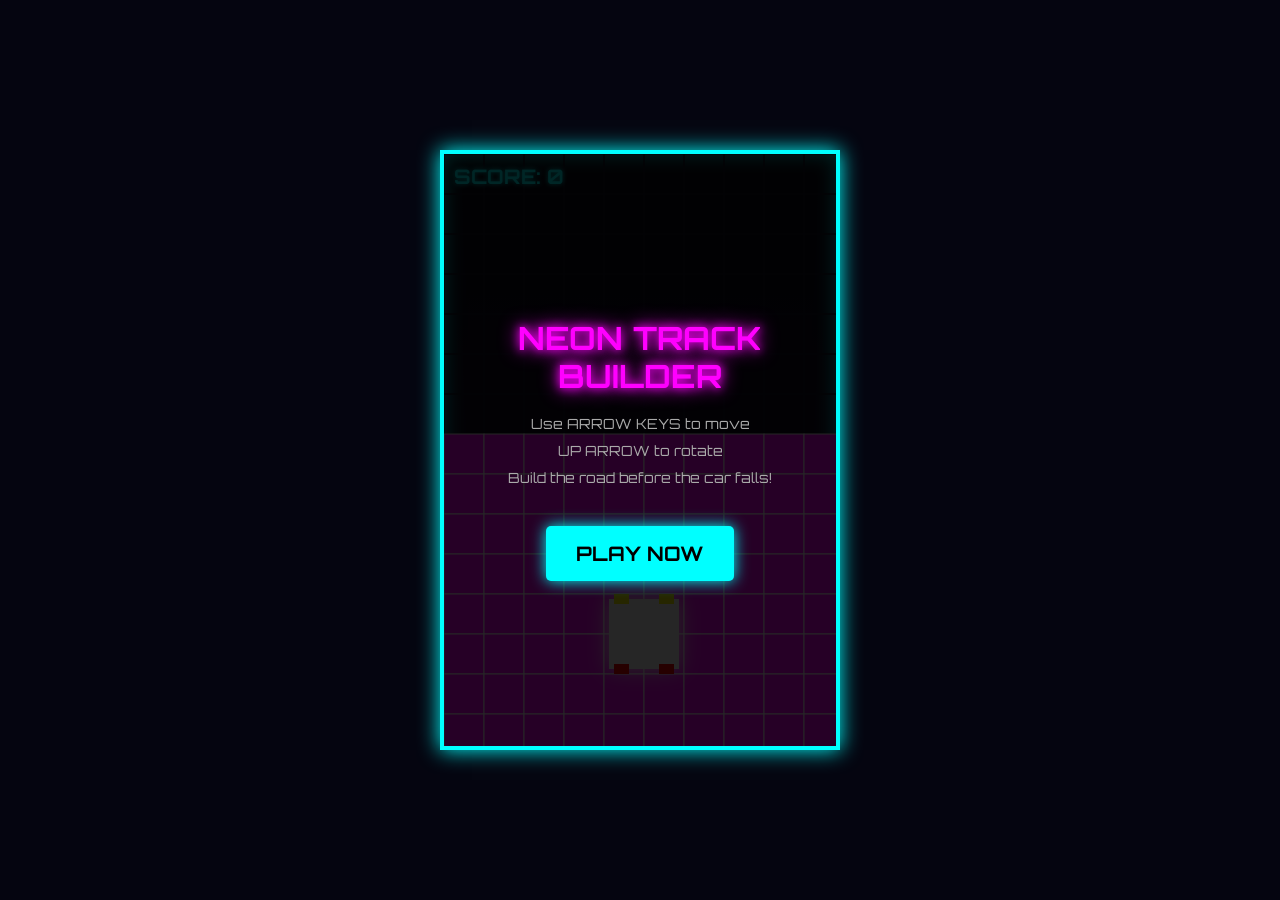
<file: BlockAndDrive/index.html>
<!DOCTYPE html>
<html lang="en">
<head>
    <meta charset="UTF-8">
    <meta name="viewport" content="width=device-width, initial-scale=1.0">
    <title>Neon Track Builder</title>
    <link rel="stylesheet" href="css/style.css">
    <link href="https://fonts.googleapis.com/css2?family=Orbitron:wght@400;700;900&display=swap" rel="stylesheet">
</head>
<body>
    <div id="game-container">
        <canvas id="gameCanvas" width="400" height="600"></canvas>
        <div id="ui-layer">
            <div id="score">SCORE: 0</div>
            <div id="start-screen" class="screen">
                <h1>NEON TRACK BUILDER</h1>
                <p>Use ARROW KEYS to move</p>
                <p>UP ARROW to rotate</p>
                <p>Build the road before the car falls!</p>
                <button id="start-btn">PLAY NOW</button>
            </div>
            <div id="game-over-screen" class="screen hidden">
                <h1>CRITICAL FAILURE</h1>
                <p>Final Score: <span id="final-score">0</span></p>
                <button id="restart-btn">REBOOT</button>
            </div>
        </div>
    </div>
    <script src="js/main.js"></script>
</body>
</html>
</file>
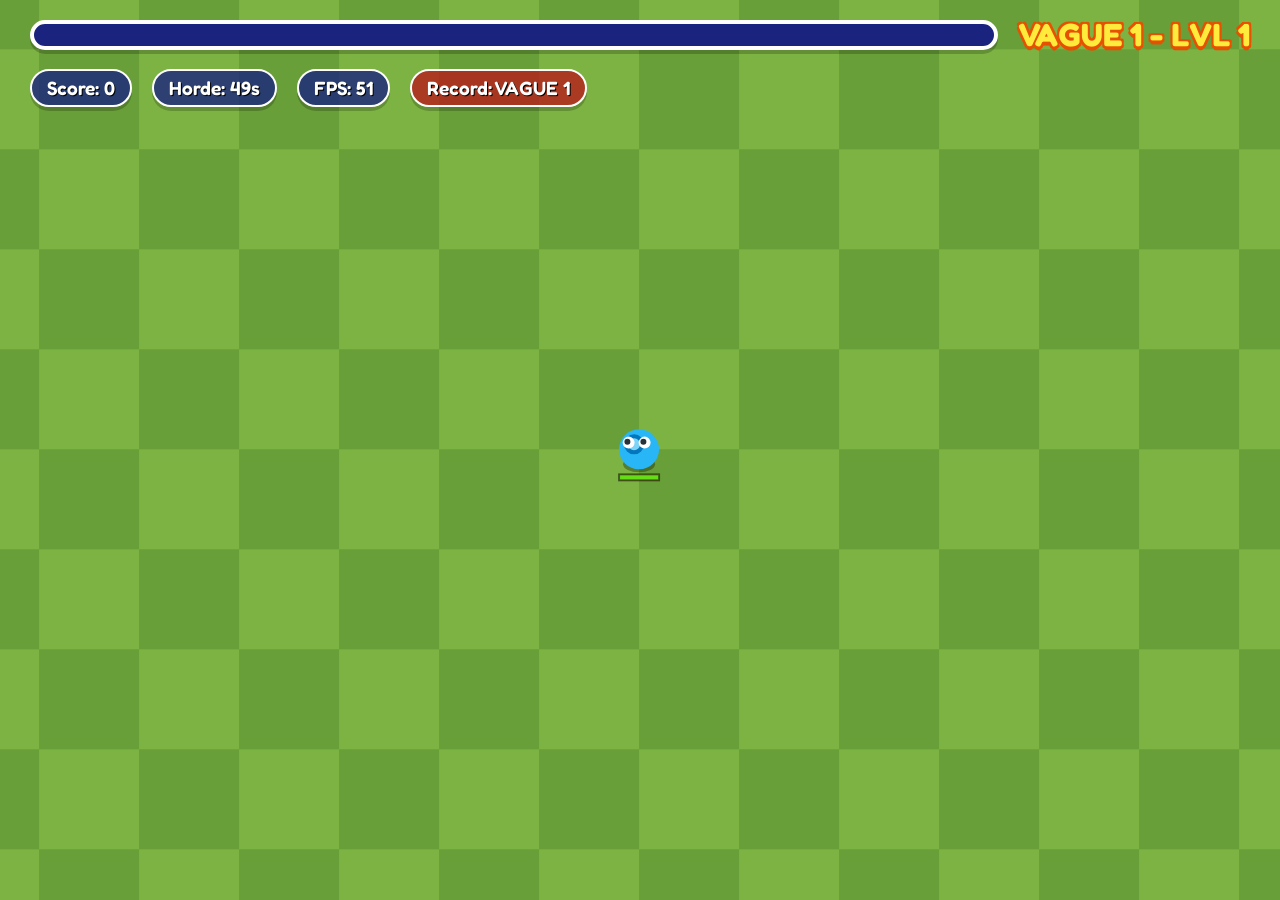
<file: CasualSwarm/index.html>
<!DOCTYPE html>
<html lang="fr">
<head>
    <meta charset="UTF-8">
    <meta name="viewport" content="width=device-width, initial-scale=1.0">
    <title>Casual Swarm</title>
    <link rel="stylesheet" href="css/style.css">
    <link rel="preconnect" href="https://fonts.googleapis.com">
    <link rel="preconnect" href="https://fonts.gstatic.com" crossorigin>
    <link href="https://fonts.googleapis.com/css2?family=Fredoka:wght@400;600;700&display=swap" rel="stylesheet">
</head>
<body>
    <canvas id="gameCanvas"></canvas>
    
    <div id="ui-layer">
        <div id="top-bar">
            <div id="xp-bar-container">
                <div id="xp-bar-fill"></div>
            </div>
            <div id="level-display">LVL 1</div>
        </div>

        <div id="stats">
            <span class="stat-bubble" id="score">Score: 0</span>
            <span class="stat-bubble" id="timer">00:00</span>
            <span class="stat-bubble" id="fps">FPS: 60</span>
            <span class="stat-bubble" id="high-score" style="background: rgba(183, 28, 28, 0.8);">Record: VAGUE 1</span>
        </div>

        <div id="tutorial-text" class="text-outline">
            ZQSD / Flèches pour se déplacer<br>
            Maintenir Clic Gauche pour tirer
        </div>

        <!-- Ecran de Level Up -->
        <div id="level-up-screen" class="hidden overlay">
            <div class="panel">
                <h1 class="title-text">NIVEAU SUPÉRIEUR !</h1>
                <h2 id="new-level-title" class="subtitle-text">Niveau 2</h2>
                <div id="upgrades-container">
                    <!-- Les cartes d'upgrade seront injectées ici -->
                </div>
            </div>
        </div>
        
        <!-- Ecran de Game Over -->
        <div id="game-over-screen" class="hidden overlay">
            <div class="panel">
                <h1 class="title-text error">FIN DE PARTIE</h1>
                <h2 class="subtitle-text">Vague atteinte : <span id="final-wave">1</span></h2>
                <h3 class="subtitle-text">Score : <span id="final-score">0</span></h3>
                
                <button id="btn-revive" class="btn-casual btn-orange">▶ Regarder Pub pour Ressusciter</button>
                <button id="btn-restart" class="btn-casual btn-cyan">REJOUER</button>
            </div>
        </div>

        <!-- Fausse Pub -->
        <div id="ad-screen" class="hidden overlay" style="background: black; z-index: 999;">
            <h1 style="color: white; font-size: 3rem;">Publicité Sponsorisée</h1>
            <h2 id="ad-timer" style="color: yellow; font-size: 5rem; margin-top: 20px;">3</h2>
            <p style="color: #aaa; margin-top: 50px;">Merci de soutenir les créateurs !</p>
        </div>
    </div>

    <script src="js/MathUtils.js"></script>
    <script src="js/Audio.js"></script>
    <script src="js/FloatingText.js"></script>
    <script src="js/Input.js"></script>
    <script src="js/Particles.js"></script>
    <script src="js/Renderer.js"></script>
    <script src="js/Player.js"></script>
    <script src="js/Enemy.js"></script>
    <script src="js/Weapons.js"></script>
    <script src="js/Drops.js"></script>
    <script src="js/Game.js"></script>
    <script src="js/main.js"></script>
</body>
</html>
</file>
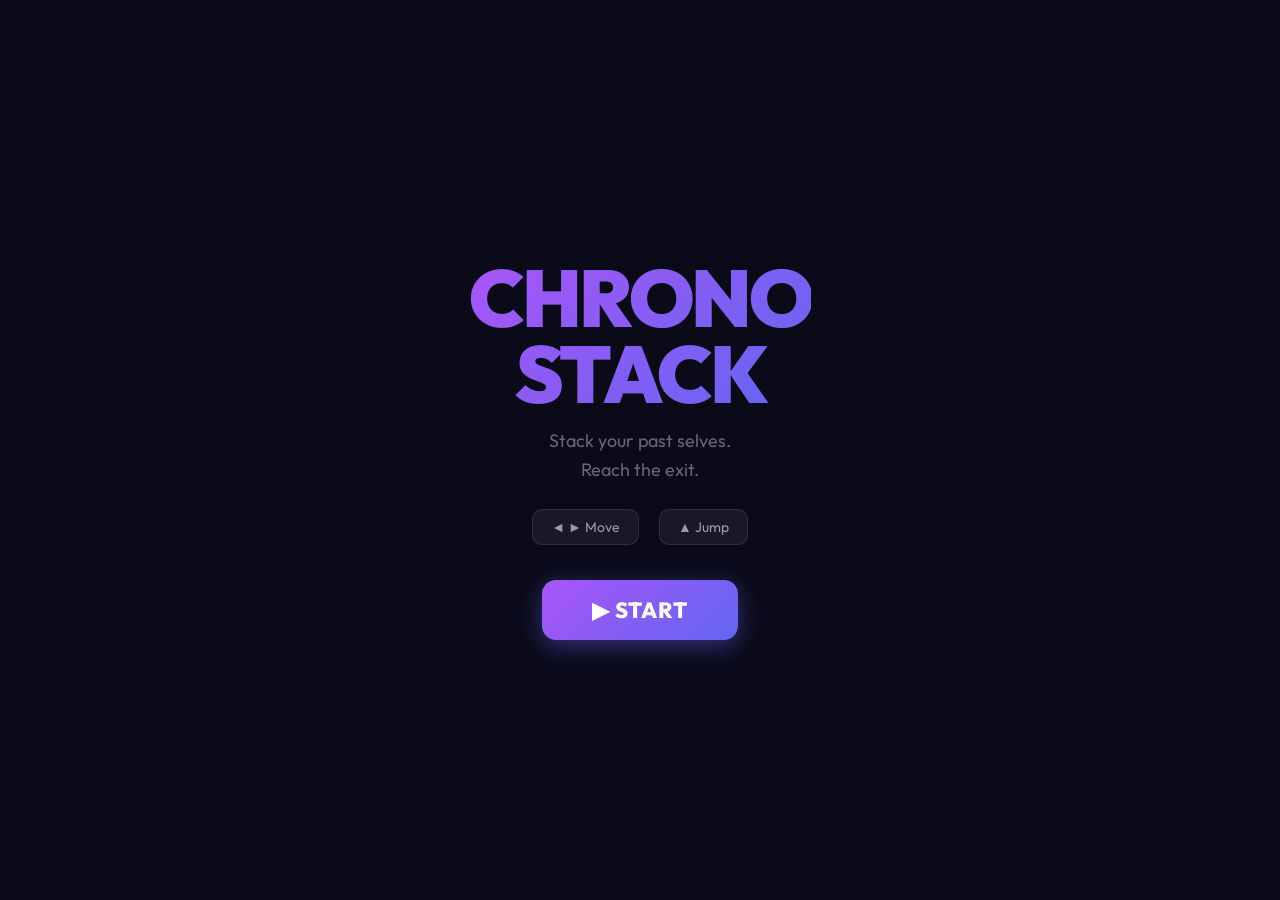
<file: ChronoStack/index.html>
<!DOCTYPE html>
<html lang="en">
<head>
    <meta charset="UTF-8">
    <meta name="viewport" content="width=device-width, initial-scale=1.0">
    <title>Chrono Stack - Time Loop Puzzle Platformer</title>
    <meta name="description" content="Stack your past selves to reach the exit! A unique time-loop puzzle platformer where your ghosts become your platforms.">
    <link href="https://fonts.googleapis.com/css2?family=Outfit:wght@400;600;800;900&display=swap" rel="stylesheet">
    <link rel="stylesheet" href="css/style.css">
</head>
<body>
    <canvas id="gameCanvas"></canvas>

    <!-- MENU -->
    <div id="menu-screen" class="overlay">
        <div class="menu-box">
            <h1 class="title">CHRONO<br>STACK</h1>
            <p class="subtitle">Stack your past selves.<br>Reach the exit.</p>
            <div class="controls-info">
                <span>◄ ► Move</span>
                <span>▲ Jump</span>
            </div>
            <button id="play-btn" class="btn-main">▶ START</button>
        </div>
    </div>

    <!-- HUD -->
    <div id="hud" class="hidden">
        <div id="hud-left">
            <div id="level-display">LEVEL 1</div>
            <div id="loop-display">LOOP 1</div>
        </div>
        <div id="hud-center">
            <div id="timer-bar-bg">
                <div id="timer-bar-fill"></div>
            </div>
            <div id="timer-text">5.0s</div>
        </div>
        <div id="hud-right">
            <button id="reset-btn" class="btn-small">↺ RESET</button>
        </div>
    </div>

    <!-- LEVEL COMPLETE -->
    <div id="complete-screen" class="overlay hidden">
        <div class="menu-box">
            <h2 class="complete-title">✓ LEVEL COMPLETE</h2>
            <p class="complete-info">Loops used: <span id="loops-used">1</span></p>
            <button id="next-btn" class="btn-main">NEXT LEVEL →</button>
        </div>
    </div>

    <!-- WIN SCREEN -->
    <div id="win-screen" class="overlay hidden">
        <div class="menu-box">
            <h2 class="win-title">🏆 YOU WIN!</h2>
            <p class="subtitle">You mastered time itself.</p>
            <button id="replay-btn" class="btn-main">PLAY AGAIN</button>
        </div>
    </div>

    <script src="js/game.js"></script>
</body>
</html>
</file>
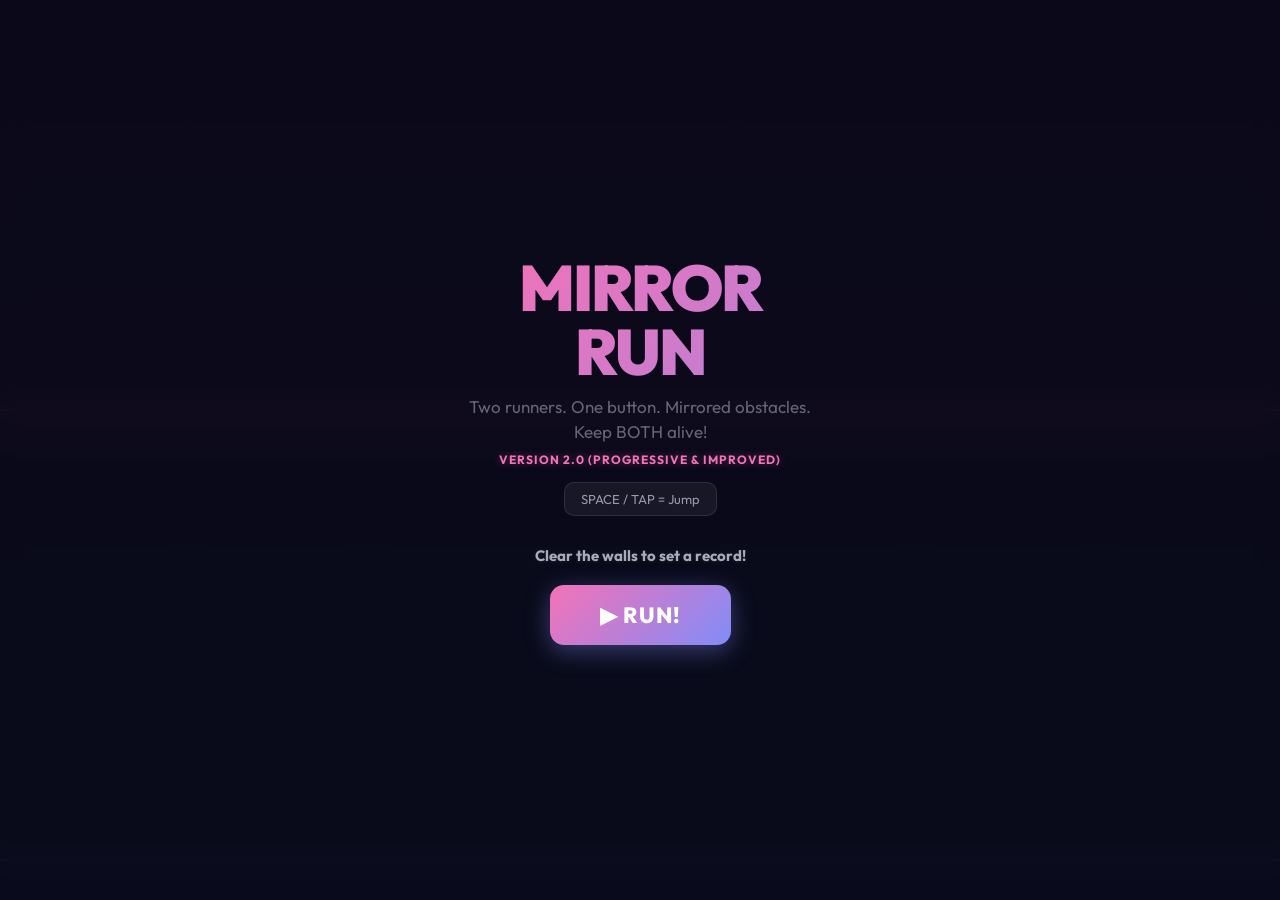
<file: MirrorRun/index.html>
<!DOCTYPE html>
<html lang="en">
<head>
    <meta charset="UTF-8">
    <meta name="viewport" content="width=device-width, initial-scale=1.0">
    <title>Mirror Run - Control Two Worlds at Once!</title>
    <meta name="description" content="Two runners, one button, mirrored worlds. Can you keep both alive at the same time?">
    <link href="https://fonts.googleapis.com/css2?family=Outfit:wght@400;600;800;900&display=swap" rel="stylesheet">
    <style>
        * { margin:0; padding:0; box-sizing:border-box; }
        body {
            font-family:'Outfit',sans-serif;
            background:#0a0a1a;
            overflow:hidden;
            width:100vw; height:100vh;
            user-select:none;
        }
        canvas { display:block; position:fixed; top:0; left:0; }
        .overlay {
            position:fixed; top:0; left:0; width:100%; height:100%;
            display:flex; justify-content:center; align-items:center;
            z-index:100; background:rgba(10,10,26,0.92);
            backdrop-filter:blur(10px);
        }
        .hidden { display:none!important; }
        .box { text-align:center; animation:popIn 0.5s cubic-bezier(0.175,0.885,0.32,1.275); }
        .title {
            font-size:64px; font-weight:900; line-height:1;
            background:linear-gradient(135deg,#f472b6,#818cf8);
            background-size:200% 200%;
            -webkit-background-clip:text; -webkit-text-fill-color:transparent;
            background-clip:text;
            animation:shimmer 3s ease infinite;
            margin-bottom:10px; letter-spacing:-2px;
        }
        .sub { font-size:17px; color:#667; margin-bottom:12px; line-height:1.5; }
        .controls {
            display:flex; gap:15px; justify-content:center; margin-bottom:30px;
        }
        .controls span {
            background:rgba(255,255,255,0.06); border:1px solid rgba(255,255,255,0.1);
            border-radius:10px; padding:8px 16px; font-size:13px; color:#99a;
        }
        .btn {
            font-family:'Outfit',sans-serif; font-size:22px; font-weight:800;
            color:#fff; background:linear-gradient(135deg,#f472b6,#818cf8);
            border:none; border-radius:14px; padding:16px 50px; cursor:pointer;
            box-shadow:0 6px 25px rgba(129,140,248,0.4);
            transition:all 0.2s; letter-spacing:1px;
        }
        .btn:hover { transform:translateY(-2px) scale(1.03); box-shadow:0 10px 35px rgba(129,140,248,0.6); }
        .btn:active { transform:scale(0.97); }
        #hud {
            position:fixed; top:0; left:0; right:0; z-index:50;
            display:flex; justify-content:space-between; align-items:center;
            padding:10px 20px; pointer-events:none;
        }
        #score-display { font-size:28px; font-weight:900; color:#fff; text-shadow:0 2px 10px rgba(0,0,0,0.5); }
        #best-display { font-size:16px; font-weight:600; color:#667; }
        #speed-display { font-size:16px; font-weight:700; color:#818cf8; }
        /* Divider line in the middle */
        #divider-label {
            position:fixed; left:50%; top:50%; transform:translate(-50%,-50%);
            z-index:40; pointer-events:none;
            font-size:12px; color:rgba(255,255,255,0.15); letter-spacing:5px;
            font-weight:800;
        }
        .result-title { font-size:44px; font-weight:900; color:#f472b6; margin-bottom:8px; }
        .result-sub { font-size:20px; color:#aab; margin-bottom:5px; }
        .result-best { font-size:16px; color:#667; margin-bottom:30px; }
        @keyframes popIn { from{opacity:0;transform:scale(0.8) translateY(20px)} to{opacity:1;transform:scale(1) translateY(0)} }
        @keyframes shimmer { 0%,100%{background-position:0% 50%} 50%{background-position:100% 50%} }
    </style>
</head>
<body>
    <canvas id="c"></canvas>

    <div id="divider-label" class="hidden">▲ LIGHT WORLD ━━━━━━━━━━━━ ▼ SHADOW WORLD</div>

    <div id="menu" class="overlay">
        <div class="box">
            <h1 class="title">MIRROR<br>RUN</h1>
            <p class="sub">Two runners. One button. Mirrored obstacles.<br>Keep BOTH alive!</p>
            <p style="color: #f472b6; font-size: 12px; margin-top: -5px; margin-bottom: 15px; font-weight: bold; letter-spacing: 1px; text-shadow: 0 0 8px rgba(244,114,182,0.4);">VERSION 2.0 (PROGRESSIVE & IMPROVED)</p>
            <div class="controls">
                <span>SPACE / TAP = Jump</span>
            </div>
            <p id="menu-best" style="color: #aab; font-size: 15px; margin-bottom: 20px; font-weight: bold; text-shadow: 0 0 5px rgba(255,255,255,0.1);"></p>
            <button class="btn" id="play-btn">▶ RUN!</button>
        </div>
    </div>

    <div id="hud" class="hidden">
        <div>
            <div id="score-display">0 m</div>
            <div id="best-display">Best: 0 m</div>
        </div>
        <div id="speed-display">×1.0</div>
    </div>

    <div id="result" class="overlay hidden">
        <div class="box">
            <h2 class="result-title" id="result-title">CRASH!</h2>
            <p class="result-sub" id="result-score">0 m</p>
            <p class="result-best" id="result-best">Best: 0 m</p>
            <button class="btn" id="retry-btn">↺ RETRY</button>
        </div>
    </div>

    <script>
    // =====================================================
    // MIRROR RUN - Dual Runner with Mirrored Obstacles
    // =====================================================
    const canvas = document.getElementById('c');
    const ctx = canvas.getContext('2d');

    function resize() { canvas.width = window.innerWidth; canvas.height = window.innerHeight; }
    window.addEventListener('resize', resize);
    resize();

    // ============ CONSTANTS ============
    const GRAVITY = 0.6;
    const JUMP_FORCE = -14;
    const RUNNER_SIZE = 28;
    const OBSTACLE_W = 30;
    const GAP_MIN = 120;
    const GAP_MAX = 200;

    // ============ STATE ============
    let state = 'MENU';
    let score = 0;
    let bestScore = 0;
    try {
        bestScore = parseInt(localStorage.getItem('mirror_run_best') || '0', 10);
    } catch (e) {
        console.warn('localStorage is not available:', e);
    }
    let speed = 4;
    let distance = 0;
    let particles = [];

    // ============ RUNNERS ============
    // Top runner (Light World) and Bottom runner (Shadow World)
    let topRunner = { x:0, y:0, vy:0, onGround:false, alive:true, color:'#f472b6', world:'light' };
    let botRunner = { x:0, y:0, vy:0, onGround:false, alive:true, color:'#818cf8', world:'shadow' };

    // ============ OBSTACLES ============
    // Each obstacle has: x, topH (height of obstacle in top world), botH (height in bottom world)
    // The trick: when top has tall obstacle, bottom has short one and vice versa
    let obstacles = [];

    // ============ FUNCTIONS ============
    function halfH() { return canvas.height / 2; }
    function topGroundY() { return halfH() - 40; }
    function botGroundY() { return canvas.height - 40; }

    function spawnObstacle() {
        const x = canvas.width + 50;
        
        let topH = 0;
        let botH = 0;
        let topCeil = 0;
        let botCeil = 0;
        
        if (score < 15) {
            // Phase 1: Only top floor obstacles
            topH = 35 + Math.random() * 25; // height 35-60
        } else if (score < 30) {
            // Phase 2: Only bottom floor obstacles
            botH = 35 + Math.random() * 25;
        } else if (score < 60) {
            // Phase 3: Alternating top/bottom floor obstacles
            if (Math.random() < 0.5) {
                topH = 35 + Math.random() * 35;
            } else {
                botH = 35 + Math.random() * 35;
            }
        } else if (score < 100) {
            // Phase 4: Introduce single ceilings or floor obstacles
            const r = Math.random();
            if (r < 0.4) {
                topH = 35 + Math.random() * 40;
            } else if (r < 0.8) {
                botH = 35 + Math.random() * 40;
            } else {
                topCeil = 30 + Math.random() * 35; // ceiling in top
            }
        } else {
            // Phase 5: Hard mode - Mixed, but always mathematically possible
            const r = Math.random();
            if (r < 0.3) {
                // Both floors (identical, easy to jump together)
                const h = 35 + Math.random() * 35;
                topH = h;
                botH = h;
            } else if (r < 0.55) {
                topH = 35 + Math.random() * 45;
            } else if (r < 0.8) {
                botH = 35 + Math.random() * 45;
            } else if (r < 0.9) {
                topCeil = 30 + Math.random() * 35;
            } else {
                botCeil = 30 + Math.random() * 35;
            }
        }

        obstacles.push({
            x,
            topH,
            botH,
            topCeil,
            botCeil,
            scored: false
        });
    }

    function resetRunners() {
        const rx = 80;
        topRunner = { x: rx, y: topGroundY() - RUNNER_SIZE, vy: 0, onGround: true, alive: true, color: '#f472b6', world: 'light' };
        botRunner = { x: rx, y: botGroundY() - RUNNER_SIZE, vy: 0, onGround: true, alive: true, color: '#818cf8', world: 'shadow' };
    }

    function jump() {
        if (state !== 'PLAYING') return;
        if (topRunner.onGround) {
            topRunner.vy = JUMP_FORCE;
            topRunner.onGround = false;
            spawnParticle(topRunner.x + RUNNER_SIZE/2, topRunner.y + RUNNER_SIZE, topRunner.color, 5);
        }
        if (botRunner.onGround) {
            botRunner.vy = JUMP_FORCE;
            botRunner.onGround = false;
            spawnParticle(botRunner.x + RUNNER_SIZE/2, botRunner.y + RUNNER_SIZE, botRunner.color, 5);
        }
    }

    function updateRunner(runner, groundY) {
        if (!runner.alive) return;
        runner.vy += GRAVITY;
        if (runner.vy > 15) runner.vy = 15;
        runner.y += runner.vy;

        // Ground
        if (runner.y + RUNNER_SIZE >= groundY) {
            runner.y = groundY - RUNNER_SIZE;
            runner.vy = 0;
            runner.onGround = true;
        }
    }

    function checkCollisions(runner, groundY, isTop) {
        if (!runner.alive) return;
        for (const obs of obstacles) {
            const ox = obs.x;
            // Check if runner overlaps with obstacle X
            if (runner.x + RUNNER_SIZE > ox && runner.x < ox + OBSTACLE_W) {
                const h = isTop ? obs.topH : obs.botH;
                const ceil = isTop ? obs.topCeil : obs.botCeil;

                // Ground obstacle (wall rising from floor)
                if (h > 0) {
                    const obsTop = groundY - h;
                    if (runner.y + RUNNER_SIZE > obsTop) {
                        runner.alive = false;
                        spawnParticle(runner.x + RUNNER_SIZE/2, runner.y + RUNNER_SIZE/2, runner.color, 20);
                    }
                }
                // Ceiling obstacle (hanging from top of world)
                if (ceil > 0) {
                    const worldTop = isTop ? 0 : halfH();
                    const obsBottom = worldTop + ceil;
                    if (runner.y < obsBottom) {
                        runner.alive = false;
                        spawnParticle(runner.x + RUNNER_SIZE/2, runner.y + RUNNER_SIZE/2, runner.color, 20);
                    }
                }
            }
        }
    }

    function spawnParticle(x, y, color, count) {
        for (let i = 0; i < count; i++) {
            const a = Math.random() * Math.PI * 2;
            const s = 1 + Math.random() * 4;
            particles.push({
                x, y, vx: Math.cos(a)*s, vy: Math.sin(a)*s - 1,
                life: 1, decay: 0.02 + Math.random() * 0.03,
                color, size: 2 + Math.random() * 5
            });
        }
    }

    // ============ DRAWING ============
    function drawWorld() {
        const h = halfH();

        // TOP WORLD - Light (warm tones)
        let grad = ctx.createLinearGradient(0, 0, 0, h);
        grad.addColorStop(0, '#1a0a20');
        grad.addColorStop(1, '#2a1030');
        ctx.fillStyle = grad;
        ctx.fillRect(0, 0, canvas.width, h);

        // Top ground
        ctx.fillStyle = '#3a1545';
        ctx.fillRect(0, topGroundY(), canvas.width, 40);
        ctx.strokeStyle = '#f472b6';
        ctx.lineWidth = 2;
        ctx.shadowColor = '#f472b6';
        ctx.shadowBlur = 8;
        ctx.beginPath(); ctx.moveTo(0, topGroundY()); ctx.lineTo(canvas.width, topGroundY()); ctx.stroke();
        ctx.shadowBlur = 0;

        // DIVIDER
        ctx.fillStyle = 'rgba(255,255,255,0.08)';
        ctx.fillRect(0, h - 1, canvas.width, 2);

        // BOTTOM WORLD - Shadow (cool tones)
        grad = ctx.createLinearGradient(0, h, 0, canvas.height);
        grad.addColorStop(0, '#0a0a25');
        grad.addColorStop(1, '#0a1530');
        ctx.fillStyle = grad;
        ctx.fillRect(0, h, canvas.width, h);

        // Bottom ground
        ctx.fillStyle = '#0a2040';
        ctx.fillRect(0, botGroundY(), canvas.width, 40);
        ctx.strokeStyle = '#818cf8';
        ctx.lineWidth = 2;
        ctx.shadowColor = '#818cf8';
        ctx.shadowBlur = 8;
        ctx.beginPath(); ctx.moveTo(0, botGroundY()); ctx.lineTo(canvas.width, botGroundY()); ctx.stroke();
        ctx.shadowBlur = 0;

        // Stars in both worlds (parallax)
        ctx.fillStyle = '#fff';
        for (let i = 0; i < 40; i++) {
            const sx = ((i * 137 + 50) % canvas.width + distance * 0.02) % canvas.width;
            const sy = (i * 97) % (h - 60) + 10;
            ctx.globalAlpha = 0.1 + (i % 4) * 0.08;
            ctx.fillRect(sx, sy, 1, 1);
            ctx.fillRect(sx, sy + h, 1, 1);
        }
        ctx.globalAlpha = 1;
    }

    function drawObstacles() {
        for (const obs of obstacles) {
            // TOP WORLD obstacles
            if (obs.topH > 0) {
                const y = topGroundY() - obs.topH;
                ctx.fillStyle = '#f472b6';
                ctx.shadowColor = '#f472b6';
                ctx.shadowBlur = 10;
                ctx.fillRect(obs.x, y, OBSTACLE_W, obs.topH);
                ctx.shadowBlur = 0;
                ctx.fillStyle = 'rgba(255,255,255,0.1)';
                ctx.fillRect(obs.x + 3, y + 3, OBSTACLE_W - 6, obs.topH - 6);
            }
            if (obs.topCeil > 0) {
                ctx.fillStyle = '#f472b6';
                ctx.shadowColor = '#f472b6';
                ctx.shadowBlur = 10;
                ctx.fillRect(obs.x, 0, OBSTACLE_W, obs.topCeil);
                ctx.shadowBlur = 0;
            }

            // BOTTOM WORLD obstacles (mirrored colors)
            if (obs.botH > 0) {
                const y = botGroundY() - obs.botH;
                ctx.fillStyle = '#818cf8';
                ctx.shadowColor = '#818cf8';
                ctx.shadowBlur = 10;
                ctx.fillRect(obs.x, y, OBSTACLE_W, obs.botH);
                ctx.shadowBlur = 0;
                ctx.fillStyle = 'rgba(255,255,255,0.1)';
                ctx.fillRect(obs.x + 3, y + 3, OBSTACLE_W - 6, obs.botH - 6);
            }
            if (obs.botCeil > 0) {
                ctx.fillStyle = '#818cf8';
                ctx.shadowColor = '#818cf8';
                ctx.shadowBlur = 10;
                ctx.fillRect(obs.x, halfH(), OBSTACLE_W, obs.botCeil);
                ctx.shadowBlur = 0;
            }
        }
    }

    function drawRunner(runner) {
        if (!runner.alive) return;
        const x = runner.x, y = runner.y;

        ctx.shadowColor = runner.color;
        ctx.shadowBlur = 12;

        // Body square with rounded look
        ctx.fillStyle = runner.color;
        ctx.beginPath();
        ctx.roundRect(x, y, RUNNER_SIZE, RUNNER_SIZE, 6);
        ctx.fill();
        ctx.shadowBlur = 0;

        // Face
        ctx.fillStyle = '#fff';
        ctx.beginPath();
        ctx.arc(x + RUNNER_SIZE * 0.65, y + RUNNER_SIZE * 0.35, 3, 0, Math.PI * 2);
        ctx.fill();
        ctx.fillStyle = '#111';
        ctx.beginPath();
        ctx.arc(x + RUNNER_SIZE * 0.68, y + RUNNER_SIZE * 0.35, 1.5, 0, Math.PI * 2);
        ctx.fill();

        // Bounce animation (squish when on ground)
        if (runner.onGround) {
            ctx.fillStyle = runner.color;
            ctx.fillRect(x + 3, y + RUNNER_SIZE - 3, 5, 3);
            ctx.fillRect(x + RUNNER_SIZE - 8, y + RUNNER_SIZE - 3, 5, 3);
        }
    }

    function drawParticles() {
        for (let i = particles.length - 1; i >= 0; i--) {
            const p = particles[i];
            p.x += p.vx; p.y += p.vy; p.vy += 0.08; p.life -= p.decay;
            if (p.life <= 0) { particles.splice(i, 1); continue; }
            ctx.globalAlpha = p.life;
            ctx.fillStyle = p.color;
            ctx.beginPath();
            ctx.arc(p.x, p.y, p.size * p.life, 0, Math.PI * 2);
            ctx.fill();
        }
        ctx.globalAlpha = 1;
    }

    function drawTutorialText() {
        ctx.save();
        if (score < 15) {
            ctx.fillStyle = 'rgba(244, 114, 182, 0.9)';
            ctx.font = 'bold 22px Outfit';
            ctx.textAlign = 'center';
            ctx.shadowColor = '#f472b6';
            ctx.shadowBlur = 10;
            ctx.fillText('🌟 PHASE 1: FOCUS ON THE TOP WORLD (LIGHT) 🌟', canvas.width / 2, topGroundY() - 120);
            ctx.shadowBlur = 0;
            ctx.fillStyle = 'rgba(255, 255, 255, 0.5)';
            ctx.font = '16px Outfit';
            ctx.fillText('Jump over the pink walls. Bottom world is clear for now.', canvas.width / 2, topGroundY() - 90);
        } else if (score >= 15 && score < 30) {
            ctx.fillStyle = 'rgba(129, 140, 248, 0.9)';
            ctx.font = 'bold 22px Outfit';
            ctx.textAlign = 'center';
            ctx.shadowColor = '#818cf8';
            ctx.shadowBlur = 10;
            ctx.fillText('🌙 PHASE 2: FOCUS ON THE BOTTOM WORLD (SHADOW) 🌙', canvas.width / 2, botGroundY() - 120);
            ctx.shadowBlur = 0;
            ctx.fillStyle = 'rgba(255, 255, 255, 0.5)';
            ctx.font = '16px Outfit';
            ctx.fillText('Watch out for the blue walls! Top world is clear now.', canvas.width / 2, botGroundY() - 90);
        } else if (score >= 30 && score < 50) {
            ctx.fillStyle = '#fff';
            ctx.font = 'bold 22px Outfit';
            ctx.textAlign = 'center';
            ctx.shadowColor = '#fff';
            ctx.shadowBlur = 10;
            ctx.fillText('👀 PHASE 3: WATCH BOTH WORLDS NOW! 👀', canvas.width / 2, halfH() - 60);
            ctx.shadowBlur = 0;
            ctx.fillStyle = 'rgba(255, 255, 255, 0.5)';
            ctx.font = '16px Outfit';
            ctx.fillText('Obstacles will alternate between top and bottom.', canvas.width / 2, halfH() - 30);
        }
        ctx.restore();
    }

    // ============ GAME FLOW ============
    function startGame() {
        state = 'PLAYING';
        score = 0;
        speed = 3.2;
        distance = 0;
        obstacles = [];
        particles = [];
        resetRunners();

        document.getElementById('menu').classList.add('hidden');
        document.getElementById('result').classList.add('hidden');
        document.getElementById('hud').classList.remove('hidden');
        document.getElementById('divider-label').classList.remove('hidden');
        document.getElementById('score-display').textContent = '0 m';
        document.getElementById('speed-display').textContent = '×1.0';

        // Pre-spawn some obstacles (spaced generously at start)
        for (let i = 0; i < 3; i++) {
            spawnObstacle();
            obstacles[obstacles.length - 1].x = canvas.width + 300 + i * 400;
        }
    }

    function endGame() {
        state = 'RESULT';
        const finalScore = Math.floor(distance / 10);
        if (finalScore > bestScore) {
            bestScore = finalScore;
            try {
                localStorage.setItem('mirror_run_best', bestScore);
            } catch (e) {
                console.warn('Could not save to localStorage:', e);
            }
            updateMenuBest();
        }

        let title = 'CRASH!';
        if (finalScore > 50) title = 'NOT BAD!';
        if (finalScore > 150) title = 'IMPRESSIVE! 🔥';
        if (finalScore > 300) title = 'INSANE!! 🚀';

        document.getElementById('result-title').textContent = title;
        document.getElementById('result-score').textContent = finalScore + ' m';
        document.getElementById('result-best').textContent = 'Best: ' + bestScore + ' m';
        document.getElementById('result').classList.remove('hidden');
        document.getElementById('hud').classList.add('hidden');
        document.getElementById('divider-label').classList.add('hidden');
    }

    // ============ UPDATE ============
    function update() {
        if (state !== 'PLAYING') return;

        distance += speed;
        score = Math.floor(distance / 10);
        speed += 0.0008; // slower, more manageable speedup

        document.getElementById('score-display').textContent = score + ' m';
        document.getElementById('speed-display').textContent = '×' + (speed / 3.2).toFixed(1);
        document.getElementById('best-display').textContent = 'Best: ' + bestScore + ' m';

        // Move obstacles
        for (let i = obstacles.length - 1; i >= 0; i--) {
            obstacles[i].x -= speed;
            if (obstacles[i].x < -OBSTACLE_W - 20) {
                obstacles.splice(i, 1);
            }
        }

        // Spawn new obstacles with dynamic spacing depending on score
        const lastObs = obstacles[obstacles.length - 1];
        let minGap = 200;
        let maxGap = 350;
        if (score < 15) {
            minGap = 420; maxGap = 520;
        } else if (score < 30) {
            minGap = 420; maxGap = 520;
        } else if (score < 60) {
            minGap = 330; maxGap = 420;
        } else if (score < 100) {
            minGap = 270; maxGap = 350;
        } else {
            minGap = 200; maxGap = 280;
        }
        const gap = minGap + Math.random() * (maxGap - minGap);
        if (!lastObs || lastObs.x < canvas.width - gap) {
            spawnObstacle();
        }

        // Update runners
        updateRunner(topRunner, topGroundY());
        updateRunner(botRunner, botGroundY());

        // Collisions
        checkCollisions(topRunner, topGroundY(), true);
        checkCollisions(botRunner, botGroundY(), false);

        // Game over if either runner dies
        if (!topRunner.alive || !botRunner.alive) {
            setTimeout(endGame, 400);
            state = 'DYING';
        }
    }

    // ============ MAIN LOOP ============
    function gameLoop() {
        ctx.clearRect(0, 0, canvas.width, canvas.height);

        drawWorld();

        if (state === 'PLAYING' || state === 'DYING') {
            update();
            drawObstacles();
            drawRunner(topRunner);
            drawRunner(botRunner);
            drawParticles();
            drawTutorialText();
        }

        requestAnimationFrame(gameLoop);
    }

    // ============ INPUT ============
    document.addEventListener('keydown', e => {
        if (e.code === 'Space') { e.preventDefault(); jump(); }
    });
    canvas.addEventListener('mousedown', jump);
    canvas.addEventListener('touchstart', e => { e.preventDefault(); jump(); });

    document.getElementById('play-btn').addEventListener('click', e => { e.stopPropagation(); startGame(); });
    document.getElementById('retry-btn').addEventListener('click', e => { e.stopPropagation(); startGame(); });

    // ============ INIT ============
    function updateMenuBest() {
        const menuBest = document.getElementById('menu-best');
        if (bestScore > 0) {
            menuBest.textContent = '🏆 Your Record: ' + bestScore + ' m';
        } else {
            menuBest.textContent = 'Clear the walls to set a record!';
        }
    }
    updateMenuBest();
    
    gameLoop();
    </script>
</body>
</html>
</file>
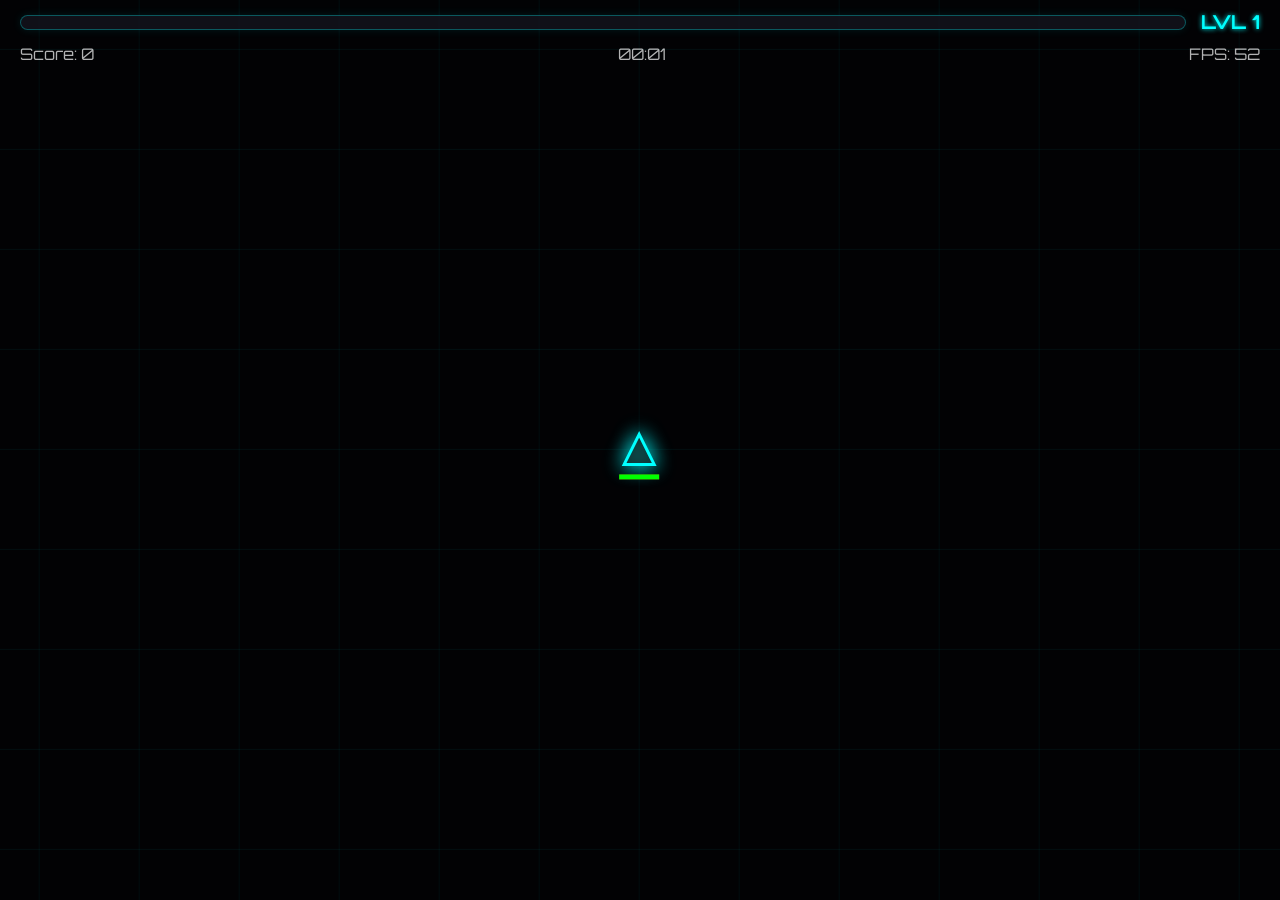
<file: NeonSwarm/index.html>
<!DOCTYPE html>
<html lang="fr">
<head>
    <meta charset="UTF-8">
    <meta name="viewport" content="width=device-width, initial-scale=1.0">
    <title>Neon Swarm</title>
    <link rel="stylesheet" href="css/style.css">
    <link href="https://fonts.googleapis.com/css2?family=Orbitron:wght@400;700;900&display=swap" rel="stylesheet">
</head>
<body>
    <canvas id="gameCanvas"></canvas>
    
    <div id="ui-layer">
        <div id="top-bar">
            <div id="xp-bar-container">
                <div id="xp-bar-fill"></div>
            </div>
            <div id="level-display">LVL 1</div>
        </div>

        <div id="stats">
            <span id="score">Score: 0</span>
            <span id="timer">00:00</span>
            <span id="fps">FPS: 60</span>
        </div>

        <!-- Ecran de Level Up -->
        <div id="level-up-screen" class="hidden">
            <h1 class="glow-text">LEVEL UP!</h1>
            <h2 id="new-level-title">Niveau 2</h2>
            <div id="upgrades-container">
                <!-- Les cartes d'upgrade seront injectées ici -->
            </div>
        </div>
        
        <!-- Ecran de Game Over -->
        <div id="game-over-screen" class="hidden">
            <h1 class="glow-text error">SYSTEM FAILURE</h1>
            <h2>Survie : <span id="final-time">00:00</span></h2>
            <h3>Score : <span id="final-score">0</span></h3>
            <button id="btn-restart" class="neon-button">REBOOT</button>
        </div>
    </div>

    <script src="js/MathUtils.js"></script>
    <script src="js/Input.js"></script>
    <script src="js/Particles.js"></script>
    <script src="js/Renderer.js"></script>
    <script src="js/Player.js"></script>
    <script src="js/Enemy.js"></script>
    <script src="js/Weapons.js"></script>
    <script src="js/Drops.js"></script>
    <script src="js/Game.js"></script>
    <script src="js/main.js"></script>
</body>
</html>
</file>
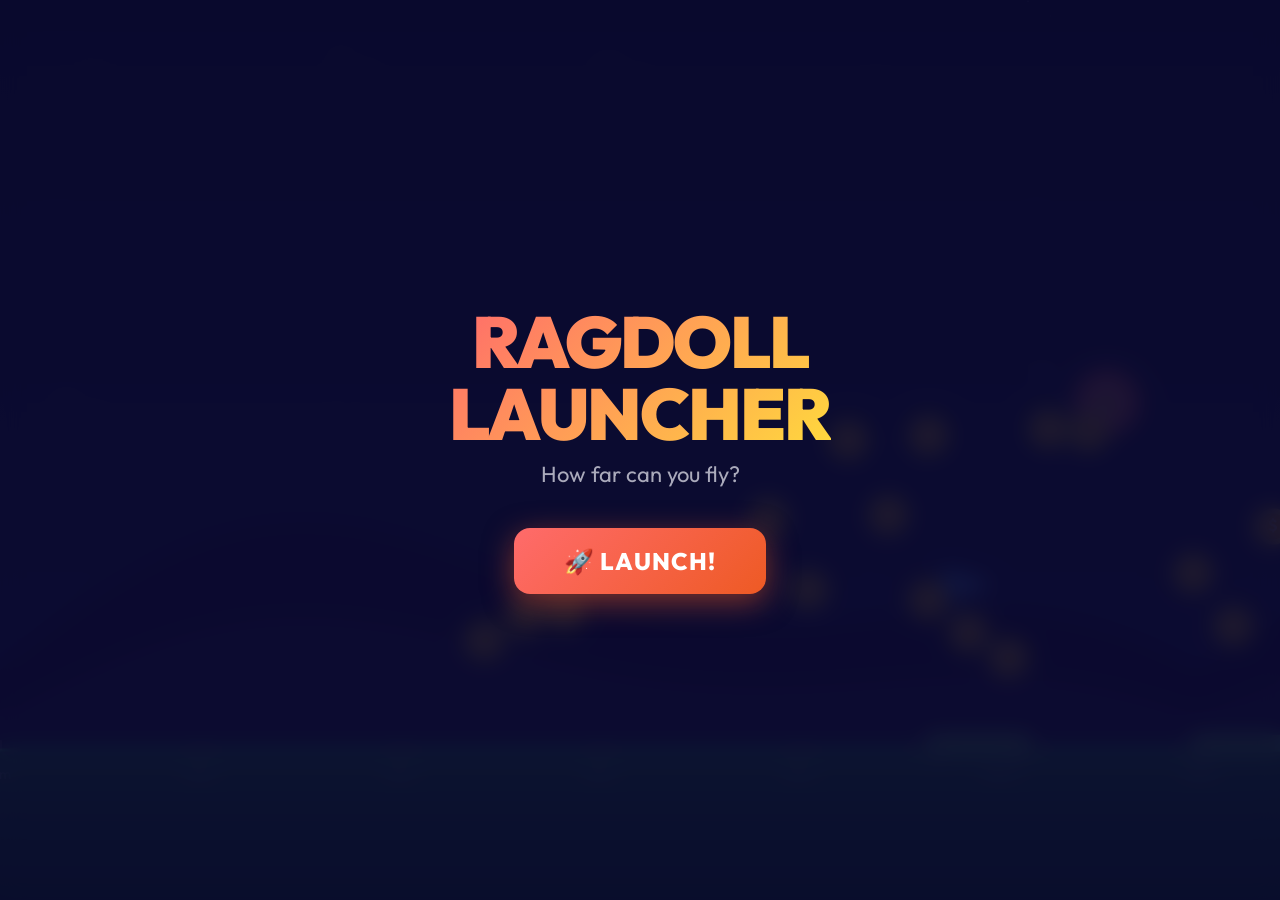
<file: RagdollLauncher/index.html>
<!DOCTYPE html>
<html lang="en">
<head>
    <meta charset="UTF-8">
    <meta name="viewport" content="width=device-width, initial-scale=1.0">
    <title>Ragdoll Launcher - Launch, Bounce, Fly!</title>
    <meta name="description" content="Launch your ragdoll as far as possible! Bounce off trampolines, collect coins, and upgrade your launcher in this addictive physics game.">
    <link href="https://fonts.googleapis.com/css2?family=Outfit:wght@400;600;800;900&display=swap" rel="stylesheet">
    <link rel="stylesheet" href="css/style.css">
</head>
<body>
    <canvas id="gameCanvas"></canvas>
    
    <!-- MENU PRINCIPAL -->
    <div id="menu-screen" class="screen">
        <div class="menu-content">
            <h1 id="game-title">RAGDOLL<br>LAUNCHER</h1>
            <p class="tagline">How far can you fly?</p>
            <button id="play-btn" class="btn btn-play">🚀 LAUNCH!</button>
        </div>
    </div>

    <!-- HUD EN JEU -->
    <div id="hud" class="hidden">
        <div id="distance-display">0 m</div>
        <div id="coins-display">🪙 0</div>
        <div id="height-display">↑ 0 m</div>
    </div>

    <!-- JAUGE DE PUISSANCE -->
    <div id="power-bar-container" class="hidden">
        <div id="power-label">POWER</div>
        <div id="power-bar-bg">
            <div id="power-bar-fill"></div>
        </div>
        <p id="power-instruction">Hold SPACE or TAP to charge, release to LAUNCH!</p>
    </div>

    <!-- ANGLE INDICATOR -->
    <div id="angle-indicator" class="hidden">
        <div id="angle-label">ANGLE: <span id="angle-value">45</span>°</div>
        <p id="angle-instruction">Use ↑↓ arrows to adjust angle</p>
    </div>

    <!-- ECRAN DE RESULTAT -->
    <div id="result-screen" class="screen hidden">
        <div class="result-content">
            <h2 id="result-title">NICE FLIGHT!</h2>
            <div class="result-stats">
                <div class="stat">
                    <span class="stat-label">Distance</span>
                    <span class="stat-value" id="result-distance">0 m</span>
                </div>
                <div class="stat">
                    <span class="stat-label">Max Height</span>
                    <span class="stat-value" id="result-height">0 m</span>
                </div>
                <div class="stat">
                    <span class="stat-label">Coins</span>
                    <span class="stat-value" id="result-coins">0</span>
                </div>
                <div class="stat">
                    <span class="stat-label">Best</span>
                    <span class="stat-value" id="result-best">0 m</span>
                </div>
            </div>
            <button id="retry-btn" class="btn btn-play">🔄 RETRY</button>
        </div>
    </div>

    <script src="js/game.js"></script>
</body>
</html>
</file>
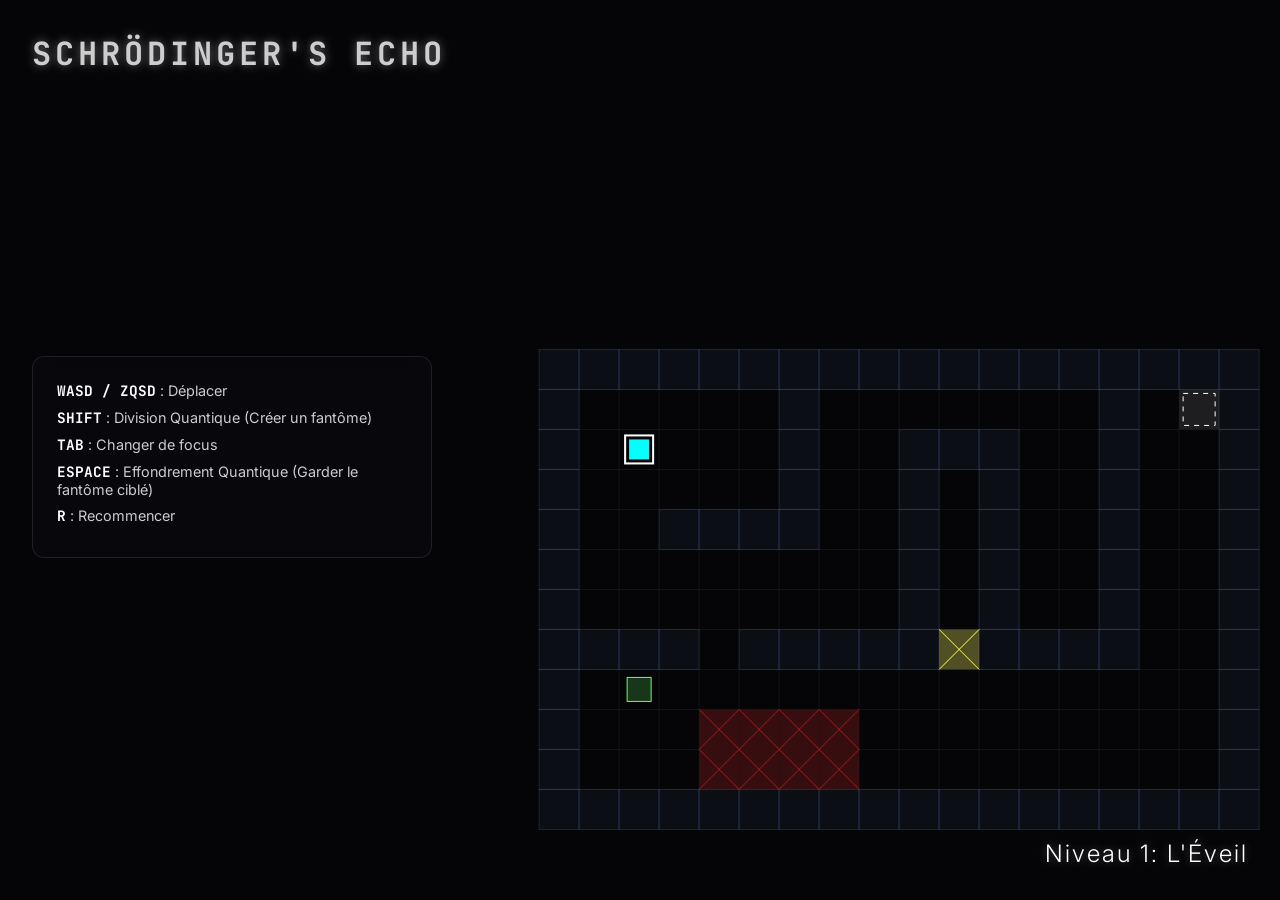
<file: SchrodingersEcho/index.html>
<!DOCTYPE html>
<html lang="fr">
<head>
    <meta charset="UTF-8">
    <meta name="viewport" content="width=device-width, initial-scale=1.0">
    <title>Schrödinger's Echo</title>
    <link rel="stylesheet" href="css/style.css">
</head>
<body>
    <canvas id="gameCanvas"></canvas>
    
    <div id="ui">
        <h1>SCHRÖDINGER'S ECHO</h1>
        <div class="instructions">
            <p><strong>WASD / ZQSD</strong> : Déplacer</p>
            <p><strong>SHIFT</strong> : Division Quantique (Créer un fantôme)</p>
            <p><strong>TAB</strong> : Changer de focus</p>
            <p><strong>ESPACE</strong> : Effondrement Quantique (Garder le fantôme ciblé)</p>
            <p><strong>R</strong> : Recommencer</p>
        </div>
        <div id="levelInfo">Niveau 1: L'Éveil</div>
    </div>

    <script src="js/Input.js"></script>
    <script src="js/Particles.js"></script>
    <script src="js/Renderer.js"></script>
    <script src="js/Level.js"></script>
    <script src="js/Player.js"></script>
    <script src="js/main.js"></script>
</body>
</html>
</file>
<file: BlockAndDrive/css/style.css>
* {
    margin: 0;
    padding: 0;
    box-sizing: border-box;
}

body {
    background-color: #050510;
    color: #fff;
    font-family: 'Orbitron', sans-serif;
    display: flex;
    justify-content: center;
    align-items: center;
    height: 100vh;
    overflow: hidden;
}

#game-container {
    position: relative;
    width: 400px;
    height: 600px;
    border: 4px solid #0ff;
    box-shadow: 0 0 20px #0ff, inset 0 0 20px #0ff;
    background: linear-gradient(180deg, #050510 0%, #1a0b2e 100%);
    overflow: hidden;
}

canvas {
    display: block;
}

#ui-layer {
    position: absolute;
    top: 0;
    left: 0;
    width: 100%;
    height: 100%;
    pointer-events: none;
}

#score {
    position: absolute;
    top: 10px;
    left: 10px;
    font-size: 20px;
    font-weight: bold;
    color: #0ff;
    text-shadow: 0 0 5px #0ff;
    z-index: 10;
}

.screen {
    position: absolute;
    top: 0;
    left: 0;
    width: 100%;
    height: 100%;
    background: rgba(0, 0, 0, 0.85);
    display: flex;
    flex-direction: column;
    justify-content: center;
    align-items: center;
    pointer-events: auto;
    z-index: 20;
    text-align: center;
    padding: 20px;
}

.hidden {
    display: none !important;
}

h1 {
    font-size: 32px;
    color: #f0f;
    text-shadow: 0 0 10px #f0f, 0 0 20px #f0f;
    margin-bottom: 20px;
    line-height: 1.2;
}

p {
    font-size: 14px;
    color: #aaa;
    margin-bottom: 10px;
}

button {
    margin-top: 30px;
    padding: 15px 30px;
    font-size: 20px;
    font-family: 'Orbitron', sans-serif;
    font-weight: bold;
    color: #000;
    background-color: #0ff;
    border: none;
    border-radius: 5px;
    cursor: pointer;
    box-shadow: 0 0 15px #0ff;
    transition: all 0.2s;
    text-transform: uppercase;
}

button:hover {
    background-color: #fff;
    box-shadow: 0 0 25px #fff;
    transform: scale(1.05);
}
</file>
<file: CasualSwarm/css/style.css>
* {
    margin: 0;
    padding: 0;
    box-sizing: border-box;
}

body, html {
    width: 100%;
    height: 100%;
    overflow: hidden;
    background-color: #7CB342; /* Fond vert gazon */
    color: white;
    font-family: 'Fredoka', sans-serif;
    user-select: none;
}

canvas {
    display: block;
    width: 100vw;
    height: 100vh;
    position: absolute;
    top: 0;
    left: 0;
    z-index: 1;
}

#ui-layer {
    position: absolute;
    top: 0;
    left: 0;
    width: 100%;
    height: 100%;
    pointer-events: none;
    z-index: 10;
    display: flex;
    flex-direction: column;
}

/* Textes avec contour épais (très typique mobile) */
.text-outline {
    text-shadow: 
        -2px -2px 0 #000,  
         2px -2px 0 #000,
        -2px  2px 0 #000,
         2px  2px 0 #000,
         0px  3px 0 #000;
}

/* --- Barre d'XP --- */
#top-bar {
    width: 100%;
    padding: 15px 30px;
    display: flex;
    align-items: center;
    gap: 20px;
}

#xp-bar-container {
    flex-grow: 1;
    height: 30px;
    background: #1A237E; /* Bleu nuit profond */
    border: 4px solid #fff;
    border-radius: 20px;
    overflow: hidden;
    box-shadow: 0 4px 0 rgba(0,0,0,0.2);
}

#xp-bar-fill {
    height: 100%;
    width: 0%;
    background: linear-gradient(180deg, #64DD17 0%, #33691E 100%);
    transition: width 0.3s cubic-bezier(0.175, 0.885, 0.32, 1.275);
}

#level-display {
    font-size: 2rem;
    font-weight: 700;
    color: #FFEB3B;
    text-shadow: 
        -2px -2px 0 #E65100,  
         2px -2px 0 #E65100,
        -2px  2px 0 #E65100,
         2px  2px 0 #E65100,
         0px  4px 0 #E65100;
}

/* --- Stats --- */
#stats {
    padding: 0 30px;
    display: flex;
    justify-content: flex-start;
    gap: 20px;
}

.stat-bubble {
    background: rgba(26, 35, 126, 0.8);
    border: 2px solid #fff;
    border-radius: 20px;
    padding: 5px 15px;
    font-size: 1.2rem;
    font-weight: 600;
    box-shadow: 0 4px 0 rgba(0,0,0,0.2);
    text-shadow: 1px 1px 0 #000;
}

/* --- Tutorial --- */
#tutorial-text {
    position: absolute;
    top: 60%;
    left: 50%;
    transform: translate(-50%, -50%);
    text-align: center;
    font-size: 2rem;
    color: white;
    opacity: 0;
    animation: fadeOutTutorial 8s ease-in-out forwards;
}

@keyframes fadeOutTutorial {
    0% { opacity: 0; transform: translate(-50%, -40%); }
    10% { opacity: 1; transform: translate(-50%, -50%); }
    80% { opacity: 1; transform: translate(-50%, -50%); }
    100% { opacity: 0; transform: translate(-50%, -60%); }
}

/* --- Ecrans Superposés --- */
.hidden {
    display: none !important;
}

.overlay {
    pointer-events: auto;
    position: absolute;
    top: 0;
    left: 0;
    width: 100%;
    height: 100%;
    background: rgba(0, 0, 0, 0.6);
    display: flex;
    flex-direction: column;
    justify-content: center;
    align-items: center;
    z-index: 100;
}

/* Panneau de type jeu mobile */
.panel {
    background: linear-gradient(180deg, #283593 0%, #1A237E 100%);
    border: 6px solid #8C9EFF;
    border-radius: 30px;
    padding: 40px;
    box-shadow: 0 10px 30px rgba(0,0,0,0.5), inset 0 5px 10px rgba(255,255,255,0.2);
    display: flex;
    flex-direction: column;
    align-items: center;
    max-width: 90%;
}

.title-text {
    font-size: 3.5rem;
    color: #FFEB3B;
    text-shadow: 
        -3px -3px 0 #E65100,  
         3px -3px 0 #E65100,
        -3px  3px 0 #E65100,
         3px  3px 0 #E65100,
         0px  6px 0 #E65100;
    margin-bottom: 10px;
    text-align: center;
}

.title-text.error {
    color: #FF5252;
    text-shadow: 
        -3px -3px 0 #B71C1C,  
         3px -3px 0 #B71C1C,
        -3px  3px 0 #B71C1C,
         3px  3px 0 #B71C1C,
         0px  6px 0 #B71C1C;
}

.subtitle-text {
    font-size: 1.8rem;
    color: #fff;
    text-shadow: -2px -2px 0 #000, 2px -2px 0 #000, -2px 2px 0 #000, 2px 2px 0 #000, 0px 3px 0 #000;
    margin-bottom: 30px;
}

/* Cartes d'amélioration */
#upgrades-container {
    display: flex;
    gap: 20px;
    justify-content: center;
    flex-wrap: wrap;
}

.upgrade-card {
    background: linear-gradient(180deg, #FFF59D 0%, #FBC02D 100%);
    border: 4px solid #F57F17;
    border-radius: 20px;
    padding: 20px;
    width: 220px;
    text-align: center;
    cursor: pointer;
    transition: transform 0.1s;
    box-shadow: 0 8px 0 #F57F17, 0 15px 20px rgba(0,0,0,0.3);
}

.upgrade-card:active {
    transform: translateY(8px);
    box-shadow: 0 0px 0 #F57F17, 0 5px 10px rgba(0,0,0,0.3);
}

.upgrade-card h3 {
    color: #fff;
    font-size: 1.5rem;
    margin-bottom: 10px;
    text-shadow: -2px -2px 0 #E65100, 2px -2px 0 #E65100, -2px 2px 0 #E65100, 2px 2px 0 #E65100, 0 3px 0 #E65100;
}

.upgrade-card p {
    color: #3E2723;
    font-size: 1.1rem;
    font-weight: 600;
}

/* Boutons typiques */
.btn-casual {
    padding: 15px 40px;
    font-family: 'Fredoka', sans-serif;
    font-size: 1.8rem;
    font-weight: 700;
    color: white;
    cursor: pointer;
    border-radius: 40px;
    border: 4px solid;
    transition: transform 0.1s;
    text-shadow: -2px -2px 0 rgba(0,0,0,0.5), 2px -2px 0 rgba(0,0,0,0.5), -2px 2px 0 rgba(0,0,0,0.5), 2px 2px 0 rgba(0,0,0,0.5), 0 3px 0 rgba(0,0,0,0.5);
    margin-top: 20px;
}

.btn-cyan {
    background: linear-gradient(180deg, #18FFFF 0%, #00B0FF 100%);
    border-color: #0091EA;
    box-shadow: 0 8px 0 #0091EA, 0 15px 20px rgba(0,0,0,0.3), inset 0 5px 10px rgba(255,255,255,0.5);
}

.btn-cyan:active {
    transform: translateY(8px);
    box-shadow: 0 0px 0 #0091EA, 0 5px 10px rgba(0,0,0,0.3), inset 0 5px 10px rgba(255,255,255,0.5);
}

.btn-orange {
    background: linear-gradient(180deg, #FF9800 0%, #F57C00 100%);
    border-color: #E65100;
    box-shadow: 0 8px 0 #E65100, 0 15px 20px rgba(0,0,0,0.3), inset 0 5px 10px rgba(255,255,255,0.5);
}

.btn-orange:active {
    transform: translateY(8px);
    box-shadow: 0 0px 0 #E65100, 0 5px 10px rgba(0,0,0,0.3), inset 0 5px 10px rgba(255,255,255,0.5);
}
</file>
<file: ChronoStack/css/style.css>
* {
    margin: 0;
    padding: 0;
    box-sizing: border-box;
}

body {
    font-family: 'Outfit', sans-serif;
    background: #0b0b1a;
    overflow: hidden;
    width: 100vw;
    height: 100vh;
    user-select: none;
}

canvas {
    display: block;
    position: fixed;
    top: 0; left: 0;
    z-index: 1;
}

/* ============ OVERLAYS ============ */
.overlay {
    position: fixed;
    top: 0; left: 0;
    width: 100%; height: 100%;
    display: flex;
    justify-content: center;
    align-items: center;
    z-index: 100;
    background: rgba(11, 11, 26, 0.93);
    backdrop-filter: blur(12px);
}

.hidden { display: none !important; }

.menu-box {
    text-align: center;
    animation: popIn 0.5s cubic-bezier(0.175, 0.885, 0.32, 1.275);
}

/* ============ TITLE ============ */
.title {
    font-size: 80px;
    font-weight: 900;
    line-height: 0.95;
    letter-spacing: -3px;
    background: linear-gradient(135deg, #a855f7, #6366f1, #06b6d4);
    background-size: 200% 200%;
    -webkit-background-clip: text;
    -webkit-text-fill-color: transparent;
    background-clip: text;
    animation: shimmer 3s ease infinite;
    margin-bottom: 15px;
}

.subtitle {
    font-size: 18px;
    color: #667;
    line-height: 1.6;
    margin-bottom: 25px;
}

.controls-info {
    display: flex;
    gap: 20px;
    justify-content: center;
    margin-bottom: 35px;
}

.controls-info span {
    background: rgba(255,255,255,0.06);
    border: 1px solid rgba(255,255,255,0.1);
    border-radius: 10px;
    padding: 8px 18px;
    font-size: 14px;
    color: #99a;
}

/* ============ BUTTONS ============ */
.btn-main {
    font-family: 'Outfit', sans-serif;
    font-size: 22px;
    font-weight: 800;
    color: #fff;
    background: linear-gradient(135deg, #a855f7, #6366f1);
    border: none;
    border-radius: 14px;
    padding: 16px 50px;
    cursor: pointer;
    box-shadow: 0 6px 25px rgba(99, 102, 241, 0.45);
    transition: all 0.2s ease;
    letter-spacing: 1px;
}

.btn-main:hover {
    transform: translateY(-2px) scale(1.03);
    box-shadow: 0 10px 35px rgba(99, 102, 241, 0.6);
}

.btn-main:active {
    transform: scale(0.97);
}

.btn-small {
    font-family: 'Outfit', sans-serif;
    font-size: 14px;
    font-weight: 700;
    color: #aab;
    background: rgba(255,255,255,0.08);
    border: 1px solid rgba(255,255,255,0.12);
    border-radius: 8px;
    padding: 8px 16px;
    cursor: pointer;
    transition: all 0.2s;
}

.btn-small:hover {
    background: rgba(255,255,255,0.15);
    color: #fff;
}

/* ============ HUD ============ */
#hud {
    position: fixed;
    top: 0; left: 0; right: 0;
    z-index: 50;
    display: flex;
    justify-content: space-between;
    align-items: center;
    padding: 12px 20px;
    pointer-events: none;
    background: linear-gradient(180deg, rgba(11,11,26,0.7) 0%, transparent 100%);
}

#hud > * { pointer-events: auto; }

#hud-left { text-align: left; }

#level-display {
    font-size: 22px;
    font-weight: 900;
    color: #a855f7;
    text-shadow: 0 0 15px rgba(168,85,247,0.4);
}

#loop-display {
    font-size: 14px;
    color: #667;
    font-weight: 600;
}

#hud-center { text-align: center; }

#timer-bar-bg {
    width: 200px;
    height: 10px;
    background: rgba(255,255,255,0.1);
    border-radius: 5px;
    overflow: hidden;
    margin: 0 auto 4px;
}

#timer-bar-fill {
    width: 100%;
    height: 100%;
    background: linear-gradient(90deg, #06b6d4, #a855f7);
    border-radius: 5px;
    transition: width 0.1s linear;
}

#timer-text {
    font-size: 16px;
    font-weight: 700;
    color: #06b6d4;
}

/* ============ COMPLETE ============ */
.complete-title {
    font-size: 42px;
    font-weight: 900;
    color: #4ade80;
    margin-bottom: 15px;
    text-shadow: 0 0 20px rgba(74, 222, 128, 0.4);
}

.complete-info {
    font-size: 18px;
    color: #99a;
    margin-bottom: 30px;
}

.win-title {
    font-size: 52px;
    font-weight: 900;
    color: #fbbf24;
    margin-bottom: 15px;
    text-shadow: 0 0 25px rgba(251, 191, 36, 0.4);
}

/* ============ ANIMATIONS ============ */
@keyframes popIn {
    from { opacity: 0; transform: scale(0.8) translateY(20px); }
    to { opacity: 1; transform: scale(1) translateY(0); }
}

@keyframes shimmer {
    0%, 100% { background-position: 0% 50%; }
    50% { background-position: 100% 50%; }
}

/* ============ RESPONSIVE ============ */
@media (max-width: 600px) {
    .title { font-size: 52px; }
    .subtitle { font-size: 15px; }
    .btn-main { font-size: 18px; padding: 14px 36px; }
    #timer-bar-bg { width: 140px; }
    .complete-title { font-size: 30px; }
    .controls-info { gap: 10px; }
    .controls-info span { font-size: 12px; padding: 6px 12px; }
}
</file>
<file: NeonSwarm/css/style.css>
* {
    margin: 0;
    padding: 0;
    box-sizing: border-box;
}

body, html {
    width: 100%;
    height: 100%;
    overflow: hidden;
    background-color: #020204; /* Noir très profond */
    color: white;
    font-family: 'Orbitron', sans-serif;
    user-select: none;
}

canvas {
    display: block;
    width: 100vw;
    height: 100vh;
    position: absolute;
    top: 0;
    left: 0;
    z-index: 1;
}

#ui-layer {
    position: absolute;
    top: 0;
    left: 0;
    width: 100%;
    height: 100%;
    pointer-events: none;
    z-index: 10;
    display: flex;
    flex-direction: column;
}

/* --- Barre d'XP --- */
#top-bar {
    width: 100%;
    padding: 10px 20px;
    display: flex;
    align-items: center;
    gap: 15px;
}

#xp-bar-container {
    flex-grow: 1;
    height: 15px;
    background: rgba(20, 20, 30, 0.8);
    border: 1px solid rgba(0, 255, 255, 0.3);
    border-radius: 8px;
    overflow: hidden;
    box-shadow: 0 0 10px rgba(0, 255, 255, 0.1);
}

#xp-bar-fill {
    height: 100%;
    width: 0%;
    background: linear-gradient(90deg, #00ffff, #0088ff);
    box-shadow: 0 0 10px #00ffff;
    transition: width 0.2s ease-out;
}

#level-display {
    font-size: 1.2rem;
    font-weight: bold;
    color: #00ffff;
    text-shadow: 0 0 5px #00ffff;
}

/* --- Stats --- */
#stats {
    padding: 0 20px;
    display: flex;
    justify-content: space-between;
    font-size: 1rem;
    color: rgba(255, 255, 255, 0.7);
}

/* --- Ecrans Superposés (Level Up, Game Over) --- */
.hidden {
    display: none !important;
}

#level-up-screen, #game-over-screen {
    pointer-events: auto; /* Réactiver les clics */
    position: absolute;
    top: 0;
    left: 0;
    width: 100%;
    height: 100%;
    background: rgba(2, 2, 4, 0.85);
    backdrop-filter: blur(8px);
    display: flex;
    flex-direction: column;
    justify-content: center;
    align-items: center;
    z-index: 100;
}

.glow-text {
    font-size: 4rem;
    font-weight: 900;
    color: #fff;
    text-shadow: 0 0 20px #00ffff, 0 0 40px #00ffff, 0 0 80px #0088ff;
    margin-bottom: 10px;
}

.glow-text.error {
    text-shadow: 0 0 20px #ff0055, 0 0 40px #ff0055, 0 0 80px #880000;
}

#level-up-screen h2 {
    color: #00ffff;
    margin-bottom: 40px;
}

#upgrades-container {
    display: flex;
    gap: 20px;
    max-width: 900px;
    flex-wrap: wrap;
    justify-content: center;
}

.upgrade-card {
    background: rgba(10, 15, 25, 0.9);
    border: 2px solid rgba(0, 255, 255, 0.3);
    border-radius: 12px;
    padding: 20px;
    width: 250px;
    text-align: center;
    cursor: pointer;
    transition: all 0.2s;
    box-shadow: inset 0 0 20px rgba(0, 255, 255, 0.05);
}

.upgrade-card:hover {
    transform: translateY(-10px) scale(1.05);
    border-color: #00ffff;
    box-shadow: 0 10px 30px rgba(0, 255, 255, 0.3), inset 0 0 20px rgba(0, 255, 255, 0.2);
}

.upgrade-card h3 {
    color: #fff;
    margin-bottom: 10px;
    font-size: 1.2rem;
}

.upgrade-card p {
    color: #aaa;
    font-size: 0.9rem;
    font-family: sans-serif;
}

.neon-button {
    background: transparent;
    color: #ff0055;
    border: 2px solid #ff0055;
    padding: 15px 40px;
    font-family: 'Orbitron', sans-serif;
    font-size: 1.5rem;
    font-weight: bold;
    cursor: pointer;
    border-radius: 8px;
    margin-top: 30px;
    transition: all 0.2s;
    text-shadow: 0 0 5px #ff0055;
    box-shadow: 0 0 10px rgba(255, 0, 85, 0.3), inset 0 0 10px rgba(255, 0, 85, 0.3);
}

.neon-button:hover {
    background: #ff0055;
    color: white;
    box-shadow: 0 0 30px #ff0055;
    text-shadow: none;
}
</file>
<file: RagdollLauncher/css/style.css>
* {
    margin: 0;
    padding: 0;
    box-sizing: border-box;
}

body {
    font-family: 'Outfit', sans-serif;
    background: #0a0a2e;
    overflow: hidden;
    width: 100vw;
    height: 100vh;
    cursor: default;
    user-select: none;
}

canvas {
    display: block;
    position: fixed;
    top: 0;
    left: 0;
    z-index: 1;
}

/* =================== SCREENS =================== */
.screen {
    position: fixed;
    top: 0; left: 0;
    width: 100%; height: 100%;
    display: flex;
    justify-content: center;
    align-items: center;
    z-index: 100;
    background: rgba(10, 10, 46, 0.92);
    backdrop-filter: blur(10px);
}

.hidden { display: none !important; }

/* =================== MENU =================== */
.menu-content {
    text-align: center;
    animation: fadeInUp 0.8s ease;
}

#game-title {
    font-size: 72px;
    font-weight: 900;
    background: linear-gradient(135deg, #ff6b6b, #ffd93d, #6bcb77, #4d96ff);
    background-size: 300% 300%;
    -webkit-background-clip: text;
    -webkit-text-fill-color: transparent;
    background-clip: text;
    animation: gradientShift 4s ease infinite;
    line-height: 1;
    margin-bottom: 10px;
    text-shadow: none;
    letter-spacing: -2px;
}

.tagline {
    font-size: 22px;
    color: #aab;
    margin-bottom: 40px;
    font-weight: 400;
}

.btn {
    font-family: 'Outfit', sans-serif;
    font-size: 24px;
    font-weight: 800;
    border: none;
    border-radius: 16px;
    padding: 18px 50px;
    cursor: pointer;
    transition: all 0.2s ease;
    text-transform: uppercase;
    letter-spacing: 1px;
}

.btn-play {
    background: linear-gradient(135deg, #ff6b6b, #ee5a24);
    color: #fff;
    box-shadow: 0 8px 30px rgba(238, 90, 36, 0.5);
}

.btn-play:hover {
    transform: translateY(-3px) scale(1.03);
    box-shadow: 0 12px 40px rgba(238, 90, 36, 0.7);
}

.btn-play:active {
    transform: translateY(0) scale(0.98);
}

/* =================== HUD =================== */
#hud {
    position: fixed;
    top: 0; left: 0; right: 0;
    z-index: 50;
    display: flex;
    justify-content: space-between;
    padding: 15px 25px;
    pointer-events: none;
}

#distance-display {
    font-size: 36px;
    font-weight: 900;
    color: #fff;
    text-shadow: 0 2px 10px rgba(0,0,0,0.5);
}

#coins-display {
    font-size: 28px;
    font-weight: 700;
    color: #ffd93d;
    text-shadow: 0 2px 10px rgba(0,0,0,0.5);
}

#height-display {
    font-size: 24px;
    font-weight: 600;
    color: #6bcb77;
    text-shadow: 0 2px 10px rgba(0,0,0,0.5);
}

/* =================== POWER BAR =================== */
#power-bar-container {
    position: fixed;
    bottom: 60px;
    left: 50%;
    transform: translateX(-50%);
    z-index: 50;
    text-align: center;
    animation: fadeInUp 0.4s ease;
}

#power-label {
    font-size: 18px;
    font-weight: 800;
    color: #fff;
    margin-bottom: 8px;
    letter-spacing: 3px;
}

#power-bar-bg {
    width: 300px;
    height: 30px;
    background: rgba(255,255,255,0.15);
    border-radius: 15px;
    overflow: hidden;
    border: 2px solid rgba(255,255,255,0.3);
}

#power-bar-fill {
    width: 0%;
    height: 100%;
    background: linear-gradient(90deg, #6bcb77, #ffd93d, #ff6b6b);
    border-radius: 15px;
    transition: width 0.05s linear;
}

#power-instruction {
    color: #aab;
    font-size: 14px;
    margin-top: 10px;
}

/* =================== ANGLE =================== */
#angle-indicator {
    position: fixed;
    bottom: 160px;
    left: 50%;
    transform: translateX(-50%);
    z-index: 50;
    text-align: center;
}

#angle-label {
    font-size: 22px;
    font-weight: 700;
    color: #4d96ff;
}

#angle-instruction {
    color: #889;
    font-size: 13px;
    margin-top: 5px;
}

/* =================== RESULT =================== */
.result-content {
    text-align: center;
    animation: fadeInUp 0.6s ease;
}

#result-title {
    font-size: 48px;
    font-weight: 900;
    color: #ffd93d;
    margin-bottom: 30px;
    text-shadow: 0 0 20px rgba(255, 217, 61, 0.4);
}

.result-stats {
    display: grid;
    grid-template-columns: 1fr 1fr;
    gap: 20px;
    margin-bottom: 40px;
    max-width: 400px;
}

.stat {
    background: rgba(255,255,255,0.08);
    border-radius: 16px;
    padding: 20px;
    border: 1px solid rgba(255,255,255,0.1);
}

.stat-label {
    display: block;
    font-size: 14px;
    color: #889;
    margin-bottom: 5px;
    text-transform: uppercase;
    letter-spacing: 1px;
}

.stat-value {
    display: block;
    font-size: 28px;
    font-weight: 800;
    color: #fff;
}

/* =================== ANIMATIONS =================== */
@keyframes fadeInUp {
    from { opacity: 0; transform: translateY(30px); }
    to { opacity: 1; transform: translateY(0); }
}

@keyframes gradientShift {
    0%, 100% { background-position: 0% 50%; }
    50% { background-position: 100% 50%; }
}

/* =================== RESPONSIVE =================== */
@media (max-width: 600px) {
    #game-title { font-size: 48px; }
    .tagline { font-size: 16px; }
    .btn { font-size: 18px; padding: 14px 36px; }
    #distance-display { font-size: 24px; }
    #coins-display { font-size: 20px; }
    #result-title { font-size: 32px; }
    .stat-value { font-size: 22px; }
    #power-bar-bg { width: 220px; }
}
</file>
<file: SchrodingersEcho/css/style.css>
@import url('https://fonts.googleapis.com/css2?family=Inter:wght@300;700&family=JetBrains+Mono:wght@400;700&display=swap');

* {
    margin: 0;
    padding: 0;
    box-sizing: border-box;
}

body, html {
    width: 100%;
    height: 100%;
    overflow: hidden;
    background-color: #050508;
    color: white;
    font-family: 'Inter', sans-serif;
}

canvas {
    display: block;
    width: 100vw;
    height: 100vh;
    position: absolute;
    top: 0;
    left: 0;
    z-index: 1;
}

#ui {
    position: absolute;
    top: 0;
    left: 0;
    width: 100%;
    height: 100%;
    pointer-events: none; /* Laisse les clics passer au canvas si besoin */
    z-index: 10;
    display: flex;
    flex-direction: column;
    justify-content: space-between;
    padding: 2rem;
}

h1 {
    font-family: 'JetBrains Mono', monospace;
    font-size: 2rem;
    letter-spacing: 4px;
    text-transform: uppercase;
    text-shadow: 0 0 10px rgba(255, 255, 255, 0.5);
    opacity: 0.8;
}

.instructions {
    background: rgba(10, 10, 15, 0.6);
    backdrop-filter: blur(10px);
    border: 1px solid rgba(255, 255, 255, 0.1);
    padding: 1.5rem;
    border-radius: 12px;
    max-width: 400px;
    align-self: flex-start;
}

.instructions p {
    margin-bottom: 0.5rem;
    font-size: 0.9rem;
    color: #ccc;
}

.instructions strong {
    color: #fff;
    font-family: 'JetBrains Mono', monospace;
}

#levelInfo {
    align-self: flex-end;
    font-size: 1.5rem;
    font-weight: 300;
    letter-spacing: 2px;
    text-shadow: 0 0 10px rgba(255, 255, 255, 0.3);
}

/* Effets glitch pour l'interface */
@keyframes glitch {
    0% { transform: translate(0) }
    20% { transform: translate(-2px, 1px) }
    40% { transform: translate(-1px, -1px) }
    60% { transform: translate(2px, 1px) }
    80% { transform: translate(1px, -1px) }
    100% { transform: translate(0) }
}

.glitch {
    animation: glitch 0.3s cubic-bezier(.25, .46, .45, .94) both infinite;
}
</file>
